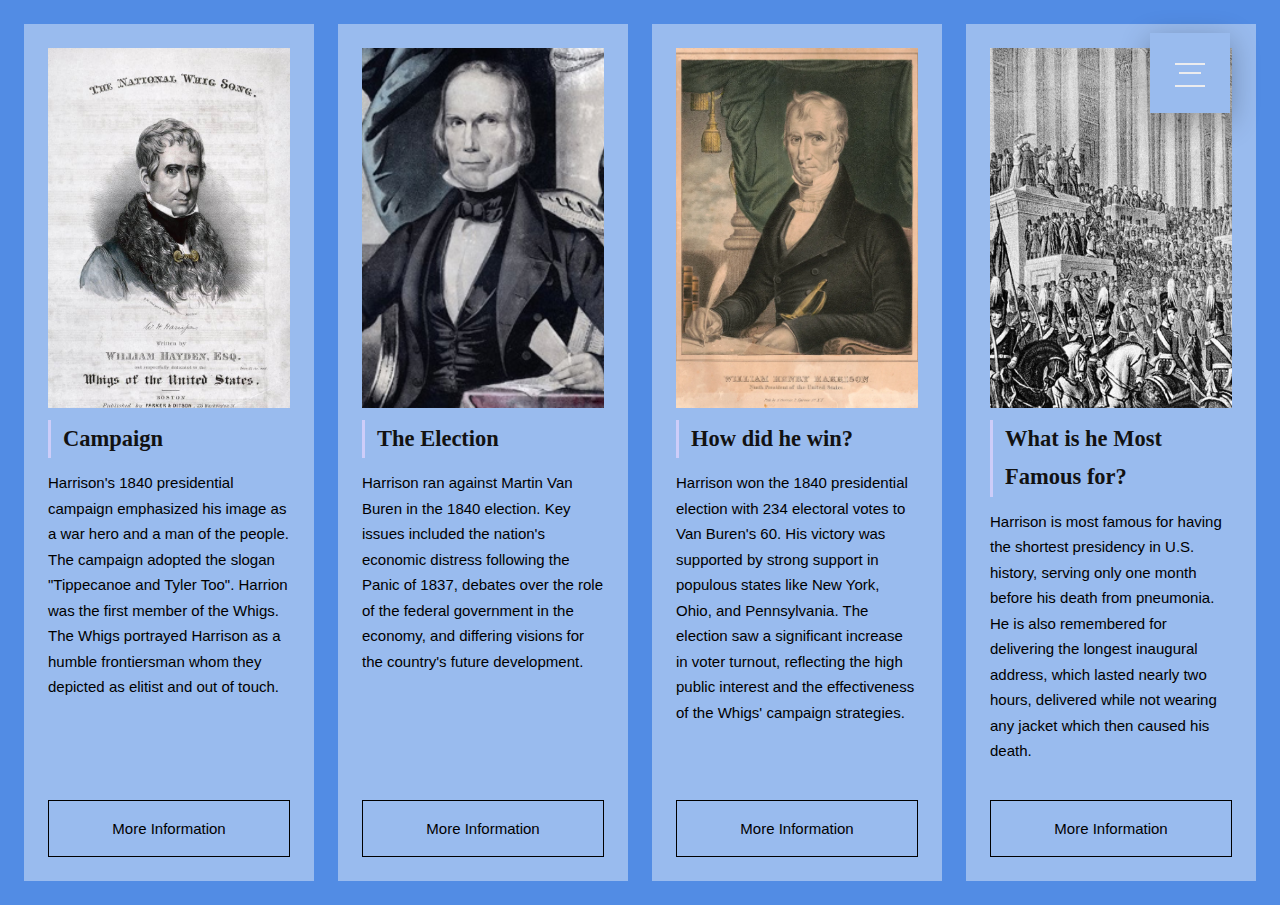
<file: political.html>
<!doctype html>
<html lang="en">
    <head>
        <title>Political Time</title>
        <!-- Required meta tags -->
        <meta charset="utf-8" />
        <meta
            name="viewport"
            content="width=device-width, initial-scale=1, shrink-to-fit=no"
        />

        <!-- Bootstrap CSS v5.2.1 -->
        <link
            href="https://cdn.jsdelivr.net/npm/bootstrap@5.3.2/dist/css/bootstrap.min.css"
            rel="stylesheet"
            integrity="sha384-T3c6CoIi6uLrA9TneNEoa7RxnatzjcDSCmG1MXxSR1GAsXEV/Dwwykc2MPK8M2HN"
            crossorigin="anonymous"
        />
        <link rel="stylesheet" href="nav.css">
        <link rel="stylesheet" href="style.css">
        <link rel="stylesheet" href="political.css">
    </head>

    <body>
        <header>
            <input class="menu-icon" type="checkbox" id="menu-icon" name="menu-icon"/>
              <label for="menu-icon"></label>
              <nav class="nav"> 		
                  <ul class="pt-5">
                    <li><a href="index.html">Home</a></li>
                    <li><a href="background.html">Background</a></li>
                    <li><a href="political.html">Presidency</a></li>
                  </ul>
              </nav>

            
        </header>
        <main>
            <div class="wrap">
                <div class="box">
                  <div class="box-top">
                    <img class="box-image" src="imgs/WHH.jpg" alt="WHH">
                    <div class="title-flex">
                      <h3 class="box-title">Campaign</h3>
                    </div>
                    <p class="description">Harrison's 1840 presidential campaign emphasized his image as a war hero and a man of the people. The campaign adopted the slogan "Tippecanoe and Tyler Too". Harrion was the first member of the Whigs. The Whigs portrayed Harrison as a humble frontiersman whom they depicted as elitist and out of touch.</p>
                  </div>
                  <a href="https://www.history.com/topics/us-presidents/william-henry-harrison?utm_source=chatgpt.com" class="button">More Information</a>
                </div>
                <div class="box">
                  <div class="box-top">
                    <img class="box-image" src="imgs/electionWHH.jpg" alt="Election">
                    <div class="title-flex">
                      <h3 class="box-title">The Election</h3>
                    </div>
                    <p class="description">Harrison ran against Martin Van Buren in the 1840 election. Key issues included the nation's economic distress following the Panic of 1837, debates over the role of the federal government in the economy, and differing visions for the country's future development.</p>
                  </div>
                  <a href="https://content.time.com/time/specials/packages/article/0,28804,1879648_1879646_1879656,00.html#:~:text=Harrison%20holds%20the%20inglorious%20distinction,most%20noteworthy%20accomplishment%20in%20office" class="button">More Information</a>
                </div>
                <div class="box">
                  <div class="box-top">
                    <img class="box-image" src="imgs/harrison.webp" alt="Harrison">
                    <div class="title-flex">
                      <h3 class="box-title">How did he win?</h3>
                    </div>
                    <p class="description">Harrison won the 1840 presidential election with 234 electoral votes to Van Buren's 60. His victory was supported by strong support in populous states like New York, Ohio, and Pennsylvania. The election saw a significant increase in voter turnout, reflecting the high public interest and the effectiveness of the Whigs' campaign strategies.</p>
                  </div>
                  <a href="https://www.britannica.com/biography/William-Henry-Harrison" class="button">More Information</a>
                </div>
                <div class="box">
                  <div class="box-top">
                    <img class="box-image" src="imgs/inauguration.webp" alt="Speech">
                    <div class="title-flex">
                      <h3 class="box-title">What is he Most Famous for?</h3>
                    </div>
                    <p class="description">Harrison is most famous for having the shortest presidency in U.S. history, serving only one month before his death from pneumonia. He is also remembered for delivering the longest inaugural address, which lasted nearly two hours, delivered while not wearing any jacket which then caused his death.
                    </p>
                  </div>
                  <a href="https://www.history.com/topics/us-presidents/william-henry-harrison?utm_source=chatgpt.com" class="button">More Information</a>
                </div>
              </div>
        </main>
        <footer>
            <!-- place footer here -->
        </footer>
        <!-- Bootstrap JavaScript Libraries -->
        <script
            src="https://cdn.jsdelivr.net/npm/@popperjs/core@2.11.8/dist/umd/popper.min.js"
            integrity="sha384-I7E8VVD/ismYTF4hNIPjVp/Zjvgyol6VFvRkX/vR+Vc4jQkC+hVqc2pM8ODewa9r"
            crossorigin="anonymous"
        ></script>

        <script
            src="https://cdn.jsdelivr.net/npm/bootstrap@5.3.2/dist/js/bootstrap.min.js"
            integrity="sha384-BBtl+eGJRgqQAUMxJ7pMwbEyER4l1g+O15P+16Ep7Q9Q+zqX6gSbd85u4mG4QzX+"
            crossorigin="anonymous"
        ></script>
        <script src="script.js"></script>
    </body>
</html>
</file>
<file: nav.css>
/* nav bar */
@import url('https://fonts.googleapis.com/css2?family=Montserrat:wght@300;400;500;600;700;800;900&display=swap');

body{
	font-family: 'Montserrat', sans-serif;
	font-weight: 300;
	font-size: 15px;
	line-height: 1.7;
	color: #ececee;
	background-color: #528ce4;
  /* background-image: url('https://s3-us-west-2.amazonaws.com/s.cdpn.io/1462889/pat-back.svg'); */
  background-position: center;
  background-repeat: repeat;
  background-size: 4%;
  height: 100vh;
  width: 100%;
}
.section-center{
  position: absolute;
  top: 50%;
  left: 0;
  display: block;
  width: 100%;
  padding: 0;
  margin: 0;
  z-index: 6;
  text-align: center;
  transform: translateY(-50%);
}
h1{
  font-family: "miller-banner", serif;
  font-weight: 300;
  font-style: italic;
  font-size: 7vw;
  line-height: 1;
  color: white;
  text-align: center;
  -webkit-text-stroke: 2px white;
  text-stroke: 2px white;
  -webkit-text-fill-color: transparent;
  text-fill-color: transparent;
  color: transparent;
}

[type="checkbox"]:checked,
[type="checkbox"]:not(:checked){
  position: absolute;
  left: -9999px;
}
.menu-icon:checked + label,
.menu-icon:not(:checked) + label{
  position: fixed;
  top: 63px;
  right: 75px;
  display: block;
  width: 30px;
  height: 30px;
  padding: 0;
  margin: 0;
  cursor: pointer;
  z-index: 10;
}
.menu-icon:checked + label:before,
.menu-icon:not(:checked) + label:before{
  position: absolute;
  content: '';
  display: block;
  width: 30px;
  height: 20px;
  z-index: 20;
  top: 0;
  left: 0;
  border-top: 2px solid #ececee;
  border-bottom: 2px solid #ececee;
  transition: border-width 100ms 1500ms ease, 
              top 100ms 1600ms cubic-bezier(0.23, 1, 0.32, 1),
              height 100ms 1600ms cubic-bezier(0.23, 1, 0.32, 1), 
              background-color 200ms ease,
              transform 200ms cubic-bezier(0.23, 1, 0.32, 1);
}
.menu-icon:checked + label:after,
.menu-icon:not(:checked) + label:after{
  position: absolute;
  content: '';
  display: block;
  width: 22px;
  height: 2px;
  z-index: 20;
  top: 10px;
  right: 4px;
  background-color: #ececee;
  margin-top: -1px;
  transition: width 100ms 1750ms ease, 
              right 100ms 1750ms ease,
              margin-top 100ms ease, 
              transform 200ms cubic-bezier(0.23, 1, 0.32, 1);
}
.menu-icon:checked + label:before{
  top: 10px;
  transform: rotate(45deg);
  height: 2px;
  background-color: #ececee;
  border-width: 0;
  transition: border-width 100ms 340ms ease, 
              top 100ms 300ms cubic-bezier(0.23, 1, 0.32, 1),
              height 100ms 300ms cubic-bezier(0.23, 1, 0.32, 1), 
              background-color 200ms 500ms ease,
              transform 200ms 1700ms cubic-bezier(0.23, 1, 0.32, 1);
}
.menu-icon:checked + label:after{
  width: 30px;
  margin-top: 0;
  right: 0;
  transform: rotate(-45deg);
  transition: width 100ms ease,
              right 100ms ease,  
              margin-top 100ms 500ms ease, 
              transform 200ms 1700ms cubic-bezier(0.23, 1, 0.32, 1);
}

.nav{
  position: fixed;
  top: 33px;
  right: 50px;
  display: block;
  width: 80px;
  height: 80px;
  padding: 0;
  margin: 0;
  z-index: 9;
  overflow: hidden;
  box-shadow: 0 8px 30px 0 rgba(0,0,0,0.3);
  background-color: #99bbee;
  animation: border-transform 7s linear infinite;
  transition: top 350ms 1100ms cubic-bezier(0.23, 1, 0.32, 1),  
              right 350ms 1100ms cubic-bezier(0.23, 1, 0.32, 1),
              transform 250ms 1100ms ease,
              width 650ms 400ms cubic-bezier(0.23, 1, 0.32, 1),
              height 650ms 400ms cubic-bezier(0.23, 1, 0.32, 1);
}
@keyframes border-transform{
    0%,100% { border-radius: 63% 37% 54% 46% / 55% 48% 52% 45%; } 
  14% { border-radius: 40% 60% 54% 46% / 49% 60% 40% 51%; } 
  28% { border-radius: 54% 46% 38% 62% / 49% 70% 30% 51%; } 
  42% { border-radius: 61% 39% 55% 45% / 61% 38% 62% 39%; } 
  56% { border-radius: 61% 39% 67% 33% / 70% 50% 50% 30%; } 
  70% { border-radius: 50% 50% 34% 66% / 56% 68% 32% 44%; } 
  84% { border-radius: 46% 54% 50% 50% / 35% 61% 39% 65%; } 
}

.menu-icon:checked ~ .nav {
  animation-play-state: paused;
  top: 50%;
  right: 50%;
  transform: translate(50%, -50%);
  width: 200%;
  height: 200%;
  transition: top 350ms 700ms cubic-bezier(0.23, 1, 0.32, 1),  
              right 350ms 700ms cubic-bezier(0.23, 1, 0.32, 1),
              transform 250ms 700ms ease,
              width 750ms 1000ms cubic-bezier(0.23, 1, 0.32, 1),
              height 750ms 1000ms cubic-bezier(0.23, 1, 0.32, 1);
}

.nav ul{
  position: absolute;
  top: 50%;
  left: 0;
  display: block;
  width: 100%;
  padding: 0;
  margin: 0;
  z-index: 6;
  text-align: center;
  transform: translateY(-50%);
  list-style: none;
}
.nav ul li{
  position: relative;
  display: block;
  width: 100%;
  padding: 0;
  margin: 10px 0;
  text-align: center;
  list-style: none;
  pointer-events: none;
  opacity: 0;
  visibility: hidden;
  transform: translateY(30px);
  transition: all 250ms linear;
}
.nav ul li:nth-child(1){
  transition-delay: 200ms;
}
.nav ul li:nth-child(2){
  transition-delay: 150ms;
}
.nav ul li:nth-child(3){
  transition-delay: 100ms;
}
.nav ul li:nth-child(4){
  transition-delay: 50ms;
}
.nav ul li a{
  font-family: 'Montserrat', sans-serif;
  font-size: 9vh;
  text-transform: uppercase;
  line-height: 1.2;
  font-weight: 800;
  display: inline-block;
  position: relative;
  color: #ececee;
  transition: all 250ms linear;
  text-decoration: none;
}
.nav ul li a:hover{
  text-decoration: none;
  color: rgb(0, 0, 0);
}
.nav ul li a:after{
  display: block;
  position: absolute;
  top: 50%;
  content: '';
  height: 2vh;
  margin-top: -1vh;
  width: 0;
  left: 0;
  background-color: #99bbee;
  opacity: 0.8;
  transition: width 250ms linear;
}
.nav ul li a:hover:after{
  width: 100%;
}

.menu-icon:checked ~ .nav  ul li {
  pointer-events: auto;
  visibility: visible;
  opacity: 1;
  transform: translateY(0);
  transition: opacity 350ms ease,
              transform 250ms ease;
}
.menu-icon:checked ~ .nav ul li:nth-child(1){
  transition-delay: 1400ms;
}
.menu-icon:checked ~ .nav ul li:nth-child(2){
  transition-delay: 1480ms;
}
.menu-icon:checked ~ .nav ul li:nth-child(3){
  transition-delay: 1560ms;
}
.menu-icon:checked ~ .nav ul li:nth-child(4){
  transition-delay: 1640ms;
}

.logo {
	position: absolute;
	top: 60px;
	left: 50px;
	display: block;
	z-index: 11;
	transition: all 250ms linear;
}
.logo img {
	height: 26px;
	width: auto;
	display: block;
}

@media screen and (max-width: 991px) {
  .menu-icon:checked + label,
  .menu-icon:not(:checked) + label{
    right: 55px;
  }
  .logo {
    left: 30px;
  }
  .nav{
    right: 30px;
  }
  h1{
    font-size: 9vw;
    -webkit-text-stroke: 2px transparent;
    text-stroke: 2px transparent;
    -webkit-text-fill-color: #ffeba7;
    text-fill-color: #ffeba7;
    color: #ffeba7;
  }
  .nav ul li a{
    font-size: 8vh;
  }
}
/* nav bar end */
</file>
<file: style.css>
.title {
     font-family: "miller-banner", serif;
        font-weight: 300;
        font-style: italic;
        font-size: 7vw;
        line-height: 1;
        color: white;
        text-align: center;
        -webkit-text-stroke: 2px white;
        text-stroke: 2px white;
        -webkit-text-fill-color: transparent;
        text-fill-color: transparent;
        color: transparent;
}

.content-wrapper {
	max-width: 960px;
	margin: auto;
	padding: 0 1.8rem;
}

#press-quote {
        font-family: "oso-sans", sans-serif;
        font-weight: 400;
        font-style: normal;
        text-align: center;
        margin: 5px;
        font-size: 25px;
        padding: 10px;
}
</file>
<file: political.css>
* {
    box-sizing: border-box;
    padding: 0;
    margin: 0;
  }
  
  :root {
    --purple: hsl(240, 80%, 89%);
    --pink: hsl(0, 59%, 94%);
    --light-bg: hsl(204, 37%, 92%);
    --light-gray-bg: hsl(0, 0%, 94%);
    --white: hsl(0, 0%, 100%);
    --dark: hsl(0, 0%, 7%);
    --text-gray: hsl(0, 0%, 30%);
  }
  
  body {
    background: #528ce4;
    font-family: "Space Grotesk", sans-serif;
    color: var(--dark);
  }
  
  h3 {
    font-size: 1.5em;
    font-weight: 700;
  }
  
  p {
    font-size: 1em;
    line-height: 1.7;
    font-weight: 300;
    color: black;
  }
  
  .description {
    white-space: wrap;
  }
  
  a {
    text-decoration: none;
    color: inherit;
  }
  
  .wrap {
    display: flex;
    justify: space-between;
    align-items: stretch;
    width: 100%;
    gap: 24px;
    padding: 24px;
    flex-wrap: wrap;
  }
  
  .box {
    display: flex;
    flex-direction: column;
    flex-basis: 100%;
    position: relative;
    padding: 24px;
    background: #99bbee;
  }
  
  .box-top {
    display: flex;
    flex-direction: column;
    position: relative;
    gap: 12px;
    margin-bottom: 36px;
  }
  
  .box-image {
    width: 100%;
    height: 360px;
    object-fit: cover;
    object-position: 50% 20%;
  }
  
  .title-flex {
    display: flex;
    justify-content: space-between;
    align-items: center;
  }
  
  .box-title {
    border-left: 3px solid var(--purple);
    padding-left: 12px;
    font-family: "Bebas Neue", cursive;
  }
  
  .user-follow-info {
    color: hsl(0, 0%, 100%);
  }
  
  .button {
    display: block;
    justify-content: center;
    align-items: center;
    text-align: center;
    margin-top: auto;
    padding: 16px;
    color: #000;
    background: transparent;
    box-shadow: 0px 0px 0px 1px black inset;
    transition: background 0.4s ease;
  }
  
  .button:hover {
    background: var(--purple);
  }
  
  .fill-one {
    background: var(--light-bg);
  }
  
  .fill-two {
    background: var(--pink);
  }
  
  /* RESPONSIVE QUERIES */
  
  @media (min-width: 320px) {
    .title-flex {
      display: flex;
      flex-direction: column;
      justify-content: flex-start;
      align-items: start;
    }
    .user-follow-info {
      margin-top: 6px;
    }
  }
  
  @media (min-width: 460px) {
    .title-flex {
      display: flex;
      flex-direction: row;
      justify-content: space-between;
      align-items: start;
    }
    .user-follow-info {
      margin-top: 6px;
    }
  }
  
  @media (min-width: 640px) {
    .box {
      flex-basis: calc(50% - 12px);
    }
    .title-flex {
      display: flex;
      flex-direction: column;
      justify-content: flex-start;
      align-items: start;
    }
    .user-follow-info {
      margin-top: 6px;
    }
  }
  
  @media (min-width: 840px) {
    .title-flex {
      display: flex;
      flex-direction: row;
      justify-content: space-between;
      align-items: start;
    }
    .user-follow-info {
      margin-top: 6px;
    }
  }
  
  @media (min-width: 1024px) {
    .box {
      flex-basis: calc(33.3% - 16px);
    }
    .title-flex {
      display: flex;
      flex-direction: column;
      justify-content: flex-start;
      align-items: start;
    }
    .user-follow-info {
      margin-top: 6px;
    }
  }
  
  @media (min-width: 1100px) {
    .box {
      flex-basis: calc(25% - 18px);
    }
  }
</file>
